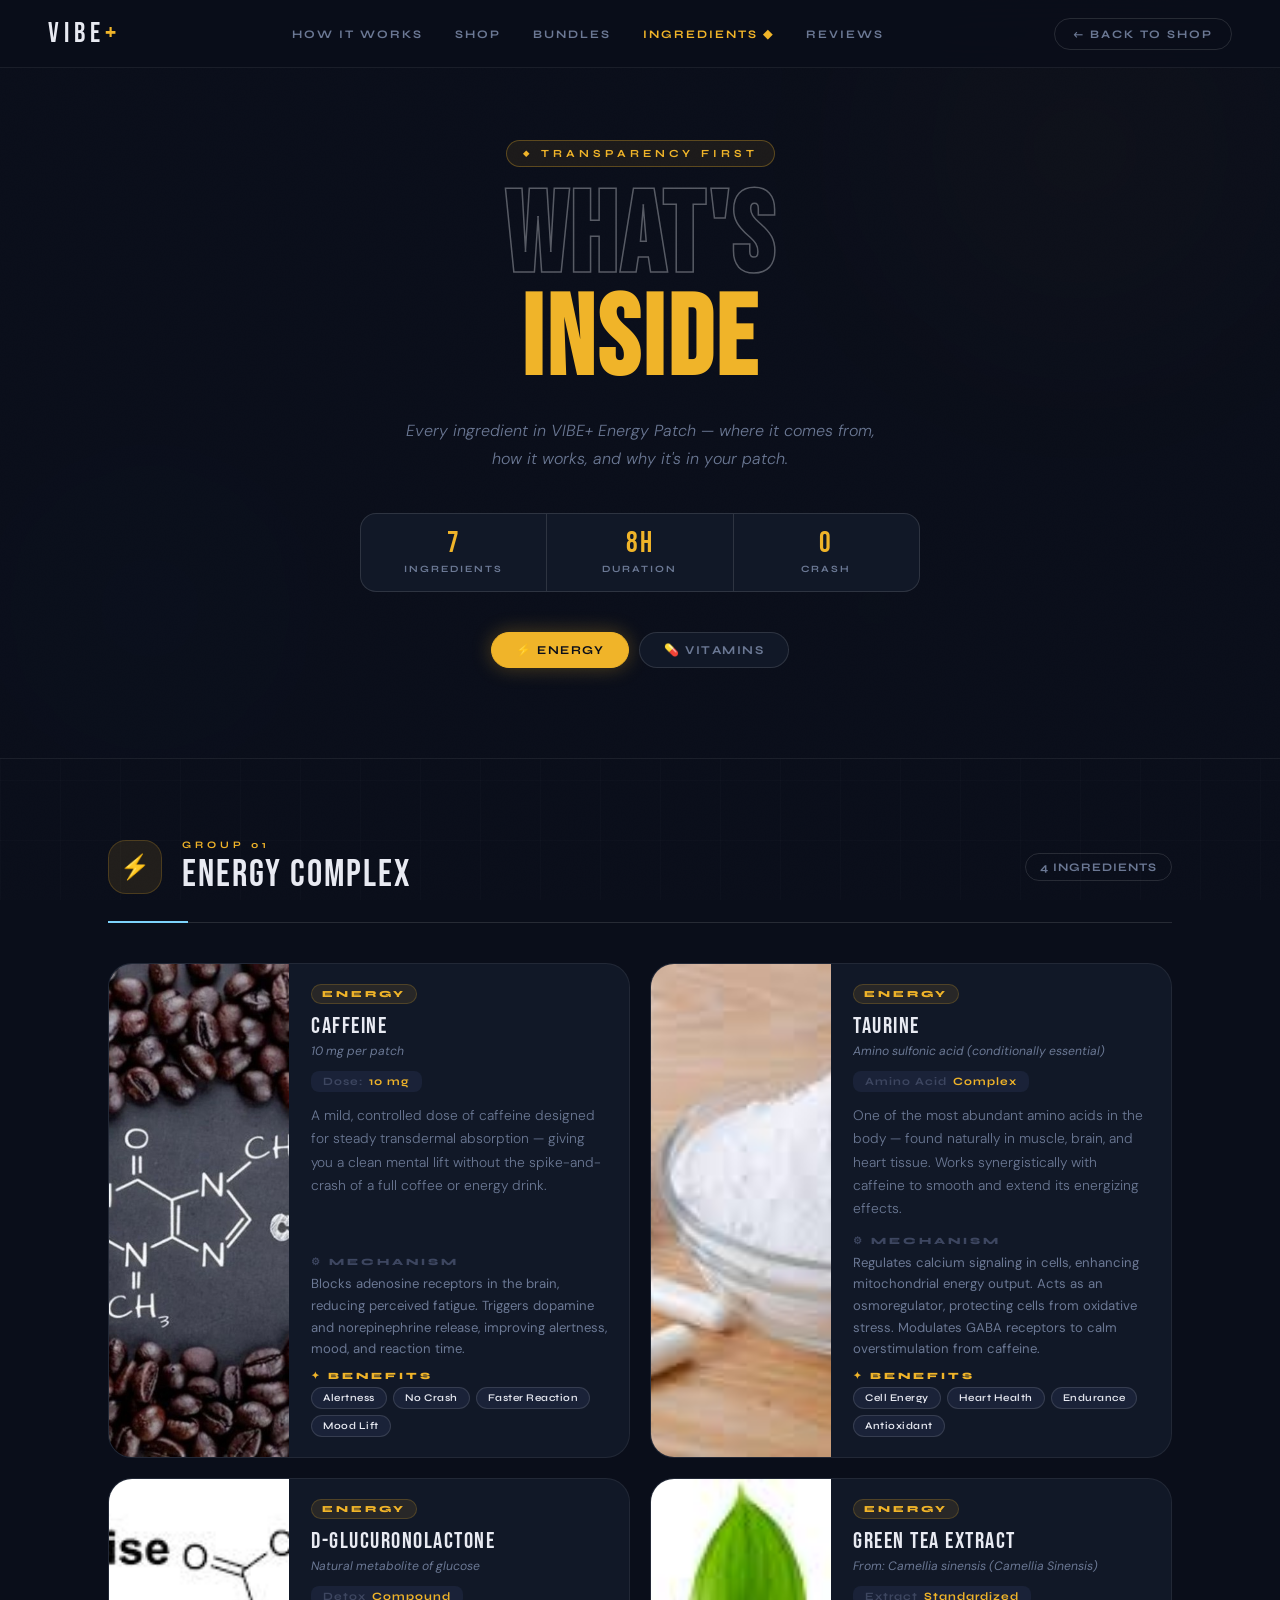
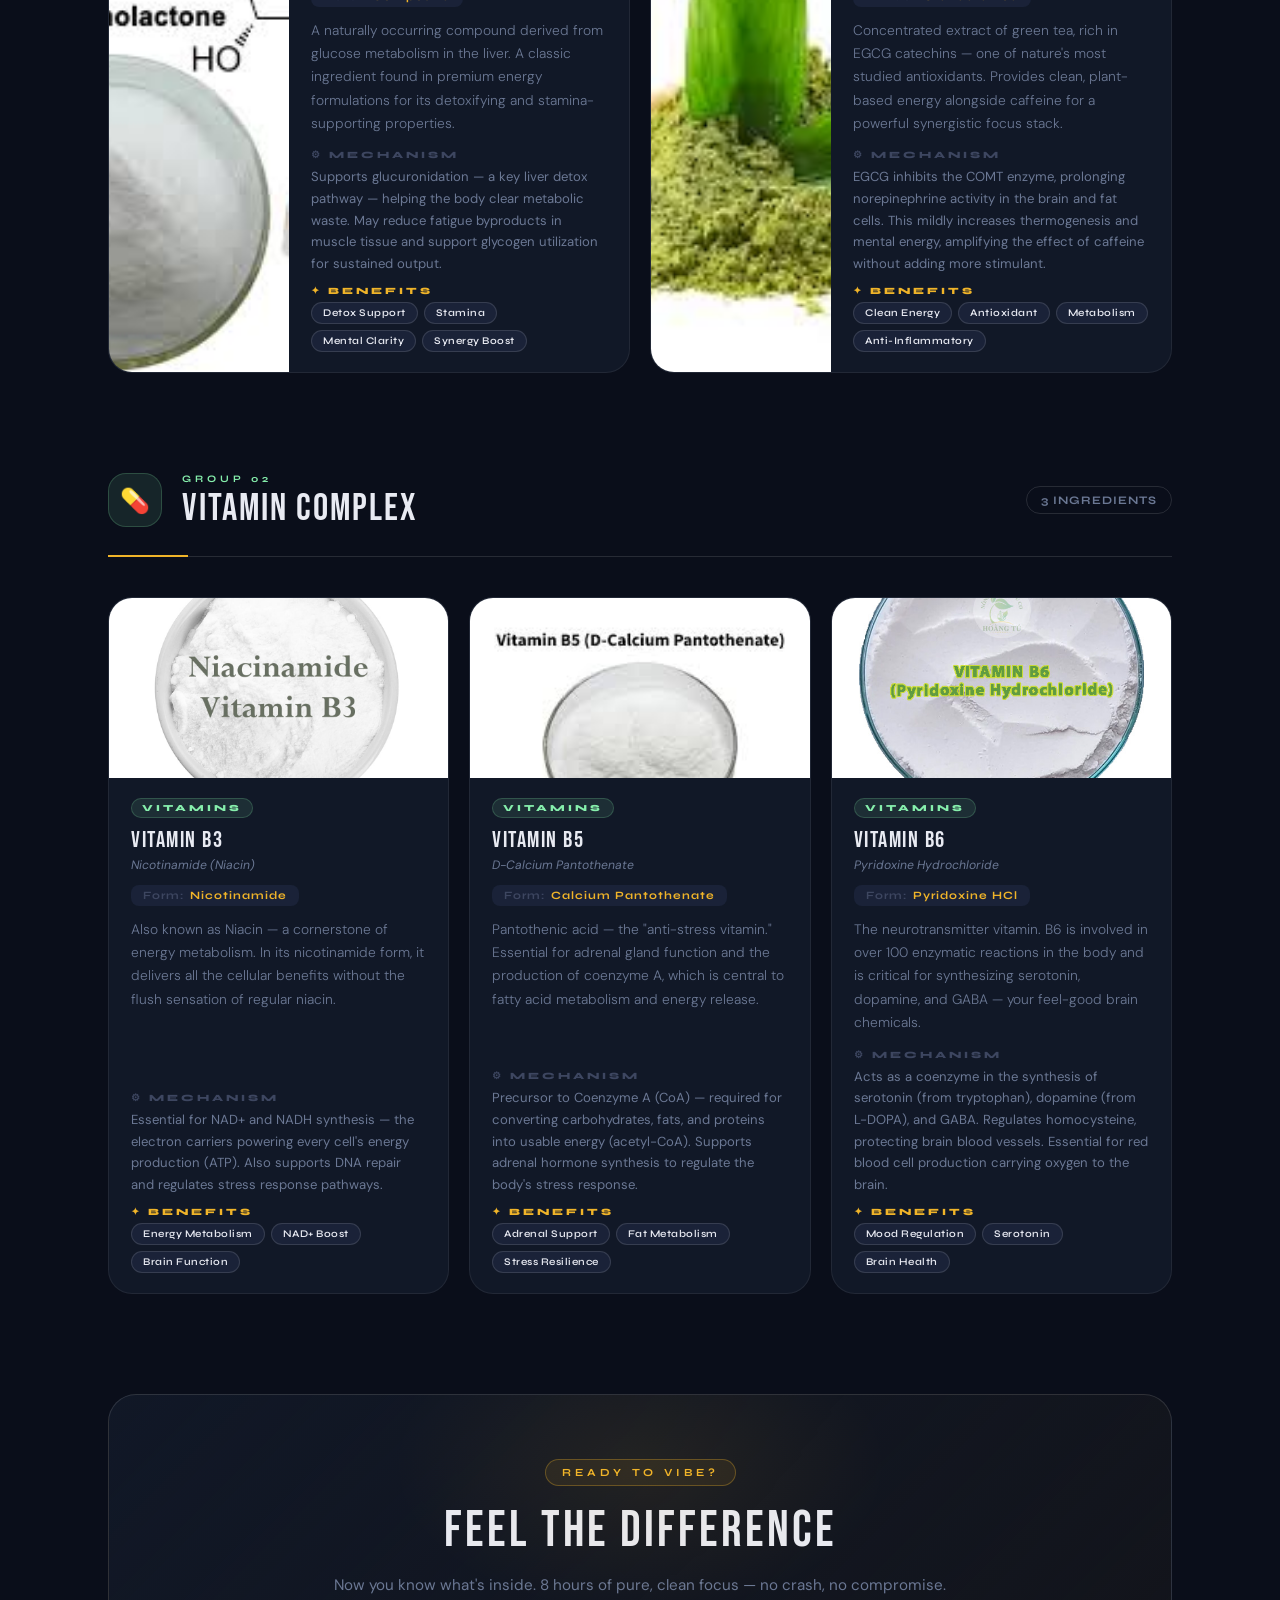
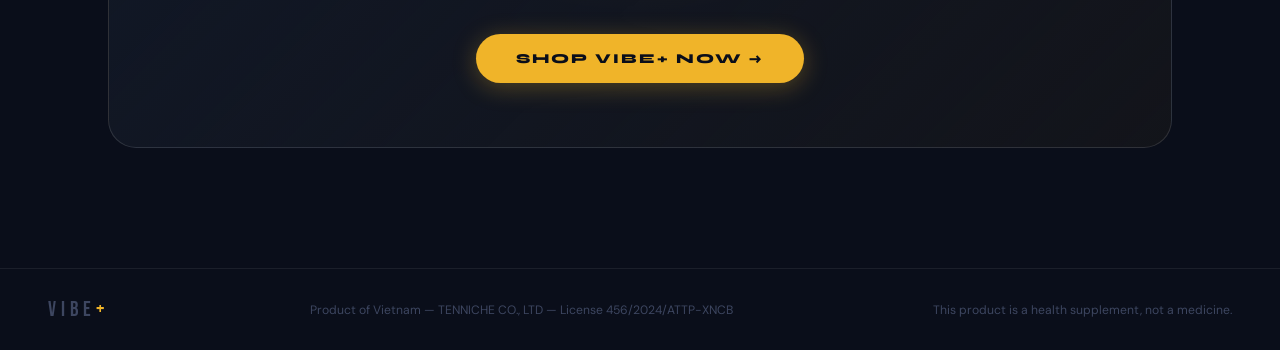
<file: ingredients.html>
<!DOCTYPE html>
<html lang="en">
<head>
    <meta charset="UTF-8">
    <meta name="viewport" content="width=device-width, initial-scale=1.0">
    <title>VIBE+ | Ingredients — What's Inside</title>
    <link href="https://fonts.googleapis.com/css2?family=Bebas+Neue&family=Syne:wght@400;600;700;800&family=DM+Sans:ital,opsz,wght@0,9..40,300;0,9..40,400;0,9..40,500;1,9..40,300&display=swap" rel="stylesheet">
    <style>
        :root {
            --bg:       #0a0e1a;
            --bg2:      #0d1224;
            --surface:  #111827;
            --surface2: #1a2238;
            --border:   rgba(255,255,255,0.07);
            --border2:  rgba(255,255,255,0.12);
            --accent:   #f0b429;
            --accent2:  #ffd166;
            --accent-dim: rgba(240,180,41,0.12);
            --focus-col:  #7dd3fc;
            --focus-dim:  rgba(125,211,252,0.10);
            --energy-col: #f0b429;
            --energy-dim: rgba(240,180,41,0.10);
            --vit-col:    #86efac;
            --vit-dim:    rgba(134,239,172,0.10);
            --text:     #e8eaf2;
            --muted:    #6b7894;
            --muted2:   #3d4660;
        }
        *, *::before, *::after { margin:0; padding:0; box-sizing:border-box; }
        html { scroll-behavior: smooth; }
        body {
            font-family: 'DM Sans', sans-serif;
            background: var(--bg);
            color: var(--text);
            overflow-x: hidden;
            -webkit-font-smoothing: antialiased;
        }
        a { text-decoration: none; color: inherit; }

        /* GRID TEXTURE */
        body::before {
            content:''; position:fixed; inset:0; pointer-events:none; z-index:0;
            background-image:
                linear-gradient(rgba(255,255,255,0.015) 1px, transparent 1px),
                linear-gradient(90deg, rgba(255,255,255,0.015) 1px, transparent 1px);
            background-size: 60px 60px;
        }

        /* NOISE */
        body::after {
            content:''; position:fixed; inset:0;
            background-image: url("data:image/svg+xml,%3Csvg xmlns='http://www.w3.org/2000/svg' width='300' height='300'%3E%3Cfilter id='n'%3E%3CfeTurbulence type='fractalNoise' baseFrequency='0.75' numOctaves='4' stitchTiles='stitch'/%3E%3C/filter%3E%3Crect width='300' height='300' filter='url(%23n)' opacity='0.025'/%3E%3C/svg%3E");
            pointer-events:none; z-index:0; opacity:0.6;
        }

        /* NAV */
        nav {
            position: fixed; top:0; left:0; right:0; z-index:800;
            display: flex; align-items: center; justify-content: space-between;
            padding: 0 48px; height: 68px;
            background: rgba(10,14,26,0.92);
            backdrop-filter: blur(24px);
            border-bottom: 1px solid var(--border);
        }
        .nav-logo {
            font-family:'Bebas Neue'; font-size:1.75rem; letter-spacing:5px;
            color: var(--text);
        }
        .nav-logo span { color: var(--accent); }
        .nav-links {
            display:flex; align-items:center; gap:32px;
        }
        .nav-link {
            font-family:'Syne'; font-size:0.72rem; font-weight:700;
            letter-spacing:2px; text-transform:uppercase; color:var(--muted);
            transition: color 0.2s;
        }
        .nav-link:hover { color:var(--text); }
        .nav-link.active { color:var(--accent); }
        .nav-back {
            display: flex; align-items: center; gap: 8px;
            font-family:'Syne'; font-size:0.72rem; font-weight:700;
            letter-spacing:2px; text-transform:uppercase;
            color:var(--muted); transition: color 0.2s;
            padding:8px 18px; border:1px solid var(--border2); border-radius:999px;
        }
        .nav-back:hover { color:var(--accent); border-color:var(--accent); }

        /* HERO */
        .page-hero {
            padding: 140px 48px 90px;
            position: relative; overflow: hidden;
            background: var(--bg);
            border-bottom: 1px solid var(--border);
        }
        .hero-blob {
            position:absolute; border-radius:50%;
            filter:blur(120px); pointer-events:none; opacity:0.5;
        }
        .blob-1 { width:600px;height:500px; background:radial-gradient(circle,rgba(240,180,41,0.08),transparent 70%); right:-100px; top:-100px; }
        .blob-2 { width:400px;height:400px; background:radial-gradient(circle,rgba(125,211,252,0.06),transparent 70%); left:-50px; bottom:-50px; }
        .blob-3 { width:300px;height:300px; background:radial-gradient(circle,rgba(134,239,172,0.05),transparent 70%); right:20%; bottom:0; }

        .hero-inner { max-width:860px; margin:0 auto; position:relative; z-index:2; text-align:center; }
        .page-tag {
            display:inline-flex; align-items:center; gap:8px;
            font-family:'Syne'; font-size:0.68rem; font-weight:700;
            letter-spacing:4px; text-transform:uppercase;
            color:var(--accent); margin-bottom:20px;
            padding:6px 16px; border:1px solid rgba(240,180,41,0.3);
            border-radius:999px; background:rgba(240,180,41,0.08);
        }
        .page-tag::before { content:'◆'; font-size:0.5rem; }

        .page-title {
            font-family:'Bebas Neue';
            font-size: clamp(3.5rem,9vw,7rem);
            line-height:0.92; letter-spacing:3px;
            margin-bottom:24px;
        }
        .page-title .stroke {
            -webkit-text-stroke:1.5px rgba(232,234,242,0.35);
            color:transparent;
        }
        .page-title .gold { color:var(--accent); }

        .page-subtitle {
            font-size:1rem; font-weight:300; font-style:italic;
            color:var(--muted); line-height:1.75; margin-bottom:40px;
            max-width:580px; margin-left:auto; margin-right:auto;
        }

        /* STATS BAR */
        .hero-stats {
            display:flex; justify-content:center; gap:0;
            border:1px solid var(--border2); border-radius:16px;
            overflow:hidden; max-width:560px; margin:0 auto 40px;
            background:var(--surface);
        }
        .stat-item {
            flex:1; padding:16px 20px; text-align:center;
            border-right:1px solid var(--border2);
        }
        .stat-item:last-child { border-right:none; }
        .stat-num {
            font-family:'Bebas Neue'; font-size:1.8rem;
            letter-spacing:2px; color:var(--accent);
            line-height:1;
        }
        .stat-label {
            font-family:'Syne'; font-size:0.6rem; font-weight:700;
            letter-spacing:2px; text-transform:uppercase;
            color:var(--muted); margin-top:4px;
        }

        /* GROUP TABS */
        .group-tabs {
            display:flex; justify-content:center; gap:10px; flex-wrap:wrap;
        }
        .tab-btn {
            padding:10px 24px;
            background:var(--surface); border:1px solid var(--border2);
            border-radius:999px; color:var(--muted);
            font-family:'Syne'; font-size:0.75rem; font-weight:700;
            letter-spacing:1.5px; text-transform:uppercase;
            cursor:pointer; transition:all 0.25s;
        }
        .tab-btn:hover { border-color:var(--accent); color:var(--accent); }
        .tab-btn.active {
            background:var(--accent); color:var(--bg);
            border-color:var(--accent);
            box-shadow: 0 0 20px rgba(240,180,41,0.3);
        }

        /* MAIN */
        main { max-width:1160px; margin:0 auto; padding:80px 48px 120px; position:relative; z-index:1; }

        /* GROUP SECTION */
        .group-section { margin-bottom:100px; }
        .group-header {
            display:flex; align-items:center; gap:20px;
            margin-bottom:40px; padding-bottom:28px;
            border-bottom:1px solid var(--border2);
            position:relative;
        }
        .group-header::after {
            content:''; position:absolute; bottom:-1px; left:0;
            width:80px; height:2px;
        }
        .group-section:nth-child(1) .group-header::after { background:var(--focus-col); }
        .group-section:nth-child(2) .group-header::after { background:var(--energy-col); }
        .group-section:nth-child(3) .group-header::after { background:var(--vit-col); }

        .group-icon {
            width:54px; height:54px; border-radius:18px;
            display:flex; align-items:center; justify-content:center;
            font-size:1.5rem; flex-shrink:0;
        }
        .icon-focus  { background:var(--focus-dim);  border:1px solid rgba(125,211,252,0.2); }
        .icon-energy { background:var(--energy-dim); border:1px solid rgba(240,180,41,0.2); }
        .icon-vit    { background:var(--vit-dim);    border:1px solid rgba(134,239,172,0.2); }

        .group-label {
            font-family:'Syne'; font-size:0.62rem; font-weight:700;
            letter-spacing:4px; text-transform:uppercase; margin-bottom:5px;
        }
        .label-focus  { color:var(--focus-col); }
        .label-energy { color:var(--energy-col); }
        .label-vit    { color:var(--vit-col); }

        .group-name { font-family:'Bebas Neue'; font-size:2.4rem; letter-spacing:2px; line-height:1; }
        .group-count {
            margin-left:auto;
            font-family:'Syne'; font-size:0.72rem; font-weight:700;
            letter-spacing:1px; color:var(--muted);
            padding:6px 14px; border:1px solid var(--border2); border-radius:999px;
        }

        /* INGREDIENT CARDS */
        .ingredients-grid {
            display:grid;
            grid-template-columns:repeat(2,1fr);
            gap:20px;
        }
        .ingredients-grid.single { grid-template-columns:1fr; max-width:680px; }
        .ingredients-grid.three {
            grid-template-columns: repeat(3, 1fr);
        }
        /* Vitamin cards in 3-col: stack image on top */
        .ingredients-grid.three .ing-card {
            flex-direction: column;
        }
        .ingredients-grid.three .ing-img-wrap {
            width: 100%;
            height: 180px;
            min-height: 180px;
        }

        .ing-card {
            background:var(--surface);
            border:1px solid var(--border);
            border-radius:24px;
            overflow:hidden;
            display:flex;
            transition:all 0.4s cubic-bezier(0.16,1,0.3,1);
            position:relative;
        }
        .ing-card::before {
            content:''; position:absolute; inset:0;
            opacity:0; transition:opacity 0.3s; pointer-events:none; border-radius:24px;
        }
        .ing-card.focus-card::before  { background:linear-gradient(135deg,rgba(125,211,252,0.05),transparent); }
        .ing-card.energy-card::before { background:linear-gradient(135deg,rgba(240,180,41,0.05),transparent); }
        .ing-card.vit-card::before    { background:linear-gradient(135deg,rgba(134,239,172,0.05),transparent); }
        .ing-card:hover { transform:translateY(-6px); box-shadow:0 28px 56px rgba(0,0,0,0.45); }
        .ing-card:hover::before { opacity:1; }
        .ing-card.focus-card:hover  { border-color:rgba(125,211,252,0.28); }
        .ing-card.energy-card:hover { border-color:rgba(240,180,41,0.28); }
        .ing-card.vit-card:hover    { border-color:rgba(134,239,172,0.28); }

        /* BEAUTIFUL IMAGE PLACEHOLDER */
        .ing-img-wrap {
            width:180px; flex-shrink:0;
            position:relative; overflow:hidden;
            min-height:220px;
        }
        .ing-img-wrap img {
            width:100%; height:100%; object-fit:cover; object-position:center;
            position:absolute; inset:0;
            transition:transform 0.5s cubic-bezier(0.16,1,0.3,1);
        }
        .ing-card:hover .ing-img-wrap img { transform:scale(1.08); }

        .ing-placeholder {
            width:100%; height:100%;
            position:absolute; inset:0;
            display:flex; flex-direction:column;
            align-items:center; justify-content:center; gap:10px;
            overflow:hidden;
        }
        /* Gradient backgrounds per ingredient */
        .ph-caffeine   { background: linear-gradient(160deg, #1a0f02, #3d2200, #1a0f02); }
        .ph-taurine    { background: linear-gradient(160deg, #0a1a2a, #102040, #0a1a2a); }
        .ph-glucuro    { background: linear-gradient(160deg, #0d1a0d, #183018, #0d1a0d); }
        .ph-greentea   { background: linear-gradient(160deg, #071a0f, #0f3020, #071a0f); }
        .ph-vitb3      { background: linear-gradient(160deg, #1a1002, #352202, #1a1002); }
        .ph-vitb5      { background: linear-gradient(160deg, #18080a, #331016, #18080a); }
        .ph-vitb6      { background: linear-gradient(160deg, #0d0a1a, #1e1535, #0d0a1a); }

        .ph-orb {
            width:80px; height:80px; border-radius:50%;
            display:flex; align-items:center; justify-content:center;
            font-size:2.2rem; position:relative; z-index:2;
            box-shadow: 0 0 30px currentColor;
        }
        .orb-caffeine { background:radial-gradient(circle,rgba(255,180,60,0.3),rgba(255,120,20,0.1)); color:rgba(255,160,40,0.8); box-shadow:0 0 30px rgba(255,140,20,0.2); }
        .orb-taurine  { background:radial-gradient(circle,rgba(100,200,255,0.3),rgba(50,150,255,0.1)); color:rgba(100,200,255,0.8); box-shadow:0 0 30px rgba(80,180,255,0.2); }
        .orb-glucuro  { background:radial-gradient(circle,rgba(100,255,150,0.3),rgba(50,200,100,0.1)); color:rgba(100,255,150,0.8); box-shadow:0 0 30px rgba(80,220,120,0.2); }
        .orb-greentea { background:radial-gradient(circle,rgba(80,220,120,0.3),rgba(40,180,80,0.1)); color:rgba(80,220,120,0.8); box-shadow:0 0 30px rgba(60,200,100,0.2); }
        .orb-vitb3    { background:radial-gradient(circle,rgba(255,210,80,0.3),rgba(255,160,30,0.1)); color:rgba(255,200,60,0.8); box-shadow:0 0 30px rgba(255,180,40,0.2); }
        .orb-vitb5    { background:radial-gradient(circle,rgba(255,140,160,0.3),rgba(220,80,100,0.1)); color:rgba(255,140,160,0.8); box-shadow:0 0 30px rgba(240,100,120,0.2); }
        .orb-vitb6    { background:radial-gradient(circle,rgba(180,140,255,0.3),rgba(130,80,255,0.1)); color:rgba(180,140,255,0.8); box-shadow:0 0 30px rgba(160,100,255,0.2); }

        .ph-label {
            font-family:'Syne'; font-size:0.55rem; font-weight:700;
            letter-spacing:2px; text-transform:uppercase; color:rgba(255,255,255,0.3);
            text-align:center; padding:0 8px;
            position:relative; z-index:2;
        }
        .ph-shimmer {
            position:absolute; inset:0;
            background:linear-gradient(135deg, transparent 30%, rgba(255,255,255,0.03) 50%, transparent 70%);
            animation: shimmer 3s ease-in-out infinite;
        }
        @keyframes shimmer {
            0%,100% { opacity:0; }
            50% { opacity:1; }
        }
        /* Upload hint overlay */
        .ph-upload-hint {
            position:absolute; bottom:8px; left:0; right:0;
            text-align:center; z-index:3;
            font-family:'Syne'; font-size:0.5rem; letter-spacing:1.5px;
            text-transform:uppercase; color:rgba(255,255,255,0.18);
        }

        /* CARD BODY */
        .ing-body { padding:20px 22px; flex:1; display:flex; flex-direction:column; }

        .ing-tag {
            display:inline-flex; align-items:center;
            font-family:'Syne'; font-size:0.58rem; font-weight:800;
            letter-spacing:3px; text-transform:uppercase;
            padding:3px 10px; border-radius:999px;
            margin-bottom:10px; width:fit-content;
        }
        .tag-focus  { background:var(--focus-dim);  color:var(--focus-col);  border:1px solid rgba(125,211,252,0.2); }
        .tag-energy { background:var(--energy-dim); color:var(--energy-col); border:1px solid rgba(240,180,41,0.2); }
        .tag-vit    { background:var(--vit-dim);    color:var(--vit-col);    border:1px solid rgba(134,239,172,0.2); }

        .ing-name { font-family:'Bebas Neue'; font-size:1.45rem; letter-spacing:1.5px; margin-bottom:3px; line-height:1.1; }
        .ing-latin { font-size:0.76rem; font-style:italic; color:var(--muted); margin-bottom:12px; }

        .ing-dosage {
            display:inline-flex; align-items:center; gap:6px;
            font-family:'Syne'; font-size:0.7rem; font-weight:700;
            letter-spacing:1px; color:var(--muted2);
            margin-bottom:12px;
            padding:4px 12px; border-radius:8px; background:var(--surface2);
            width:fit-content;
        }
        .ing-dosage span { color:var(--accent); }

        .ing-desc { font-size:0.86rem; color:var(--muted); line-height:1.7; font-weight:300; margin-bottom:14px; }

        .ing-detail-row { display:flex; flex-direction:column; gap:10px; margin-top:auto; }
        .detail-label {
            font-family:'Syne'; font-size:0.6rem; font-weight:800;
            letter-spacing:3px; text-transform:uppercase; margin-bottom:5px;
        }
        .detail-label.mech { color:var(--muted2); }
        .detail-label.benefit { color:var(--accent); }
        .detail-text { font-size:0.82rem; color:var(--muted); line-height:1.65; }

        .benefit-list { display:flex; flex-wrap:wrap; gap:6px; margin-top:4px; }
        .benefit-chip {
            padding:4px 11px;
            background:var(--surface2); border:1px solid var(--border2);
            border-radius:999px;
            font-family:'Syne'; font-size:0.64rem; font-weight:600;
            letter-spacing:0.5px; color:var(--text);
        }

        /* DIVIDER */
        .section-divider {
            height:1px; background:linear-gradient(90deg, transparent, var(--border2), transparent);
            margin:0 0 100px;
        }

        /* CTA */
        .page-cta {
            margin-top:80px; padding:64px;
            border:1px solid var(--border2); border-radius:28px;
            text-align:center; position:relative; overflow:hidden;
            background:linear-gradient(135deg, var(--surface) 0%, rgba(240,180,41,0.04) 100%);
        }
        .cta-glow {
            position:absolute; top:-80px; left:50%; transform:translateX(-50%);
            width:500px; height:300px;
            background:radial-gradient(ellipse,rgba(240,180,41,0.08),transparent 70%);
            pointer-events:none;
        }
        .cta-tag {
            font-family:'Syne'; font-size:0.68rem; font-weight:700;
            letter-spacing:4px; text-transform:uppercase; color:var(--accent);
            margin-bottom:14px;
            display:inline-block; padding:6px 16px;
            border:1px solid rgba(240,180,41,0.3); border-radius:999px;
            background:rgba(240,180,41,0.08);
        }
        .cta-title { font-family:'Bebas Neue'; font-size:3.2rem; letter-spacing:3px; margin-bottom:12px; }
        .cta-sub { font-size:0.95rem; color:var(--muted); margin-bottom:36px; line-height:1.7; }
        .btn-shop {
            display:inline-flex; align-items:center; gap:10px;
            padding:16px 40px;
            background:var(--accent); color:var(--bg);
            border:none; border-radius:999px;
            font-family:'Syne'; font-weight:800; font-size:0.85rem;
            letter-spacing:2px; text-transform:uppercase;
            cursor:pointer; transition:all 0.3s;
            text-decoration:none;
            box-shadow:0 4px 24px rgba(240,180,41,0.3);
        }
        .btn-shop:hover { transform:translateY(-3px); box-shadow:0 16px 40px rgba(240,180,41,0.4); background:var(--accent2); }

        /* FOOTER */
        .footer-mini {
            border-top:1px solid var(--border);
            padding:28px 48px;
            display:flex; justify-content:space-between; align-items:center;
            position:relative; z-index:1;
        }
        .footer-mini-logo { font-family:'Bebas Neue'; font-size:1.3rem; letter-spacing:5px; color:var(--muted2); }
        .footer-mini-logo span { color:var(--accent); }
        .footer-mini p { font-size:0.76rem; color:var(--muted2); }

        /* RESPONSIVE */
        @media(max-width:1000px){
            .ingredients-grid.three { grid-template-columns:1fr 1fr; }
        }
        @media(max-width:860px){
            nav { padding:0 20px; }
            .nav-links { display:none; }
            .page-hero { padding:110px 20px 60px; }
            main { padding:60px 20px 80px; }
            .ingredients-grid, .ingredients-grid.three { grid-template-columns:1fr; }
            .ing-img-wrap { width:140px; }
            .ingredients-grid.three .ing-img-wrap { width:100%; height:180px; }
            .footer-mini { padding:20px; flex-direction:column; gap:8px; text-align:center; }
            .hero-stats { max-width:100%; }
            .page-cta { padding:36px 20px; }
        }
        @media(max-width:520px){
            .ing-card { flex-direction:column; }
            .ing-img-wrap { width:100% !important; height:200px !important; min-height:200px !important; }
        }
    </style>
</head>
<body>

<!-- NAV -->
<nav>
    <div class="nav-logo">VIBE<span>+</span></div>
    <div class="nav-links">
        <a href="#" class="nav-link">How It Works</a>
        <a href="#" class="nav-link">Shop</a>
        <a href="#" class="nav-link">Bundles</a>
        <a href="#" class="nav-link active">Ingredients ◆</a>
        <a href="#" class="nav-link">Reviews</a>
    </div>
    <a href="index.html" class="nav-back">← Back to Shop</a>
</nav>

<!-- PAGE HERO -->
<div class="page-hero">
    <div class="hero-blob blob-1"></div>
    <div class="hero-blob blob-2"></div>
    <div class="hero-blob blob-3"></div>
    <div class="hero-inner">
        <span class="page-tag">Transparency First</span>
        <h1 class="page-title">
            <span class="stroke">WHAT'S</span><br><span class="gold">INSIDE</span>
        </h1>
        <p class="page-subtitle">Every ingredient in VIBE+ Energy Patch — where it comes from,<br>how it works, and why it's in your patch.</p>

        <div class="hero-stats">
            <div class="stat-item">
                <div class="stat-num">7</div>
                <div class="stat-label">Ingredients</div>
            </div>
            <div class="stat-item">
                <div class="stat-num">8H</div>
                <div class="stat-label">Duration</div>
            </div>
            <div class="stat-item">
                <div class="stat-num">0</div>
                <div class="stat-label">Crash</div>
            </div>
        </div>

        <div class="group-tabs">
            <button class="tab-btn active" onclick="scrollToSection('energy', this)">⚡ Energy</button>
            <button class="tab-btn" onclick="scrollToSection('vitamins', this)">💊 Vitamins</button>
        </div>
    </div>
</div>

<!-- MAIN -->
<main>

    <!-- ── GROUP 1: ENERGY COMPLEX ── -->
    <section class="group-section" id="energy">
        <div class="group-header">
            <div class="group-icon icon-energy">⚡</div>
            <div class="group-title-wrap">
                <div class="group-label label-energy">GROUP 01</div>
                <div class="group-name">ENERGY COMPLEX</div>
            </div>
            <div class="group-count">4 INGREDIENTS</div>
        </div>

        <div class="ingredients-grid">

            <!-- CAFFEINE -->
            <div class="ing-card energy-card">
                <div class="ing-img-wrap">
                    <img src="caffeine.jpg" alt="Caffeine"
                         onerror="this.style.display='none'; this.nextElementSibling.style.display='flex'">
                    <div class="ing-placeholder ph-caffeine" style="display:none">
                        <div class="ph-shimmer"></div>
                        <div class="ph-orb orb-caffeine">☕</div>
                        <div class="ph-label">Caffeine</div>
                        <div class="ph-upload-hint">Upload caffeine.jpg</div>
                    </div>
                </div>
                <div class="ing-body">
                    <span class="ing-tag tag-energy">ENERGY</span>
                    <div class="ing-name">CAFFEINE</div>
                    <div class="ing-latin">10 mg per patch</div>
                    <div class="ing-dosage">Dose: <span>10 mg</span></div>
                    <div class="ing-desc">A mild, controlled dose of caffeine designed for steady transdermal absorption — giving you a clean mental lift without the spike-and-crash of a full coffee or energy drink.</div>
                    <div class="ing-detail-row">
                        <div class="ing-detail-item">
                            <div class="detail-label mech">⚙ Mechanism</div>
                            <div class="detail-text">Blocks adenosine receptors in the brain, reducing perceived fatigue. Triggers dopamine and norepinephrine release, improving alertness, mood, and reaction time.</div>
                        </div>
                        <div class="ing-detail-item">
                            <div class="detail-label benefit">✦ Benefits</div>
                            <div class="benefit-list">
                                <span class="benefit-chip">Alertness</span>
                                <span class="benefit-chip">No Crash</span>
                                <span class="benefit-chip">Faster Reaction</span>
                                <span class="benefit-chip">Mood Lift</span>
                            </div>
                        </div>
                    </div>
                </div>
            </div>

            <!-- TAURINE -->
            <div class="ing-card energy-card">
                <div class="ing-img-wrap">
                    <img src="Taurine.jpg" alt="Taurine"
                         onerror="this.style.display='none'; this.nextElementSibling.style.display='flex'">
                    <div class="ing-placeholder ph-taurine" style="display:none">
                        <div class="ph-shimmer"></div>
                        <div class="ph-orb orb-taurine">💪</div>
                        <div class="ph-label">Taurine</div>
                        <div class="ph-upload-hint">Upload taurine.jpg</div>
                    </div>
                </div>
                <div class="ing-body">
                    <span class="ing-tag tag-energy">ENERGY</span>
                    <div class="ing-name">TAURINE</div>
                    <div class="ing-latin">Amino sulfonic acid (conditionally essential)</div>
                    <div class="ing-dosage">Amino Acid <span>Complex</span></div>
                    <div class="ing-desc">One of the most abundant amino acids in the body — found naturally in muscle, brain, and heart tissue. Works synergistically with caffeine to smooth and extend its energizing effects.</div>
                    <div class="ing-detail-row">
                        <div class="ing-detail-item">
                            <div class="detail-label mech">⚙ Mechanism</div>
                            <div class="detail-text">Regulates calcium signaling in cells, enhancing mitochondrial energy output. Acts as an osmoregulator, protecting cells from oxidative stress. Modulates GABA receptors to calm overstimulation from caffeine.</div>
                        </div>
                        <div class="ing-detail-item">
                            <div class="detail-label benefit">✦ Benefits</div>
                            <div class="benefit-list">
                                <span class="benefit-chip">Cell Energy</span>
                                <span class="benefit-chip">Heart Health</span>
                                <span class="benefit-chip">Endurance</span>
                                <span class="benefit-chip">Antioxidant</span>
                            </div>
                        </div>
                    </div>
                </div>
            </div>

            <!-- D-GLUCURONOLACTONE -->
            <div class="ing-card energy-card">
                <div class="ing-img-wrap">
                    <img src="D-Glucuronolactone.jpg" alt="D-Glucuronolactone"
                         onerror="this.style.display='none'; this.nextElementSibling.style.display='flex'">
                    <div class="ing-placeholder ph-glucuro" style="display:none">
                        <div class="ph-shimmer"></div>
                        <div class="ph-orb orb-glucuro">🔬</div>
                        <div class="ph-label">Glucuronolactone</div>
                        <div class="ph-upload-hint">Upload glucuronolactone.jpg</div>
                    </div>
                </div>
                <div class="ing-body">
                    <span class="ing-tag tag-energy">ENERGY</span>
                    <div class="ing-name">D-GLUCURONOLACTONE</div>
                    <div class="ing-latin">Natural metabolite of glucose</div>
                    <div class="ing-dosage">Detox <span>Compound</span></div>
                    <div class="ing-desc">A naturally occurring compound derived from glucose metabolism in the liver. A classic ingredient found in premium energy formulations for its detoxifying and stamina-supporting properties.</div>
                    <div class="ing-detail-row">
                        <div class="ing-detail-item">
                            <div class="detail-label mech">⚙ Mechanism</div>
                            <div class="detail-text">Supports glucuronidation — a key liver detox pathway — helping the body clear metabolic waste. May reduce fatigue byproducts in muscle tissue and support glycogen utilization for sustained output.</div>
                        </div>
                        <div class="ing-detail-item">
                            <div class="detail-label benefit">✦ Benefits</div>
                            <div class="benefit-list">
                                <span class="benefit-chip">Detox Support</span>
                                <span class="benefit-chip">Stamina</span>
                                <span class="benefit-chip">Mental Clarity</span>
                                <span class="benefit-chip">Synergy Boost</span>
                            </div>
                        </div>
                    </div>
                </div>
            </div>

            <!-- GREEN TEA EXTRACT -->
            <div class="ing-card energy-card">
                <div class="ing-img-wrap">
                    <img src="Green Tea Extract (Camellia Sinensis).jpg" alt="Green Tea Extract"
                         onerror="this.style.display='none'; this.nextElementSibling.style.display='flex'">
                    <div class="ing-placeholder ph-greentea" style="display:none">
                        <div class="ph-shimmer"></div>
                        <div class="ph-orb orb-greentea">🍃</div>
                        <div class="ph-label">Green Tea</div>
                        <div class="ph-upload-hint">Upload greentea.jpg</div>
                    </div>
                </div>
                <div class="ing-body">
                    <span class="ing-tag tag-energy">ENERGY</span>
                    <div class="ing-name">GREEN TEA EXTRACT</div>
                    <div class="ing-latin">From: Camellia sinensis (Camellia Sinensis)</div>
                    <div class="ing-dosage">Extract <span>Standardized</span></div>
                    <div class="ing-desc">Concentrated extract of green tea, rich in EGCG catechins — one of nature's most studied antioxidants. Provides clean, plant-based energy alongside caffeine for a powerful synergistic focus stack.</div>
                    <div class="ing-detail-row">
                        <div class="ing-detail-item">
                            <div class="detail-label mech">⚙ Mechanism</div>
                            <div class="detail-text">EGCG inhibits the COMT enzyme, prolonging norepinephrine activity in the brain and fat cells. This mildly increases thermogenesis and mental energy, amplifying the effect of caffeine without adding more stimulant.</div>
                        </div>
                        <div class="ing-detail-item">
                            <div class="detail-label benefit">✦ Benefits</div>
                            <div class="benefit-list">
                                <span class="benefit-chip">Clean Energy</span>
                                <span class="benefit-chip">Antioxidant</span>
                                <span class="benefit-chip">Metabolism</span>
                                <span class="benefit-chip">Anti-Inflammatory</span>
                            </div>
                        </div>
                    </div>
                </div>
            </div>

        </div>
    </section>

    <!-- ── GROUP 2: VITAMIN COMPLEX ── -->
    <section class="group-section" id="vitamins">
        <div class="group-header">
            <div class="group-icon icon-vit">💊</div>
            <div class="group-title-wrap">
                <div class="group-label label-vit">GROUP 02</div>
                <div class="group-name">VITAMIN COMPLEX</div>
            </div>
            <div class="group-count">3 INGREDIENTS</div>
        </div>

        <div class="ingredients-grid three">

            <!-- VITAMIN B3 -->
            <div class="ing-card vit-card">
                <div class="ing-img-wrap">
                    <img src="Vitamin B3 (Nicotinamide).jpg" alt="Vitamin B3"
                         onerror="this.style.display='none'; this.nextElementSibling.style.display='flex'">
                    <div class="ing-placeholder ph-vitb3" style="display:none">
                        <div class="ph-shimmer"></div>
                        <div class="ph-orb orb-vitb3">🔆</div>
                        <div class="ph-label">Vitamin B3</div>
                        <div class="ph-upload-hint">Upload vitb3.jpg</div>
                    </div>
                </div>
                <div class="ing-body">
                    <span class="ing-tag tag-vit">VITAMINS</span>
                    <div class="ing-name">VITAMIN B3</div>
                    <div class="ing-latin">Nicotinamide (Niacin)</div>
                    <div class="ing-dosage">Form: <span>Nicotinamide</span></div>
                    <div class="ing-desc">Also known as Niacin — a cornerstone of energy metabolism. In its nicotinamide form, it delivers all the cellular benefits without the flush sensation of regular niacin.</div>
                    <div class="ing-detail-row">
                        <div class="ing-detail-item">
                            <div class="detail-label mech">⚙ Mechanism</div>
                            <div class="detail-text">Essential for NAD+ and NADH synthesis — the electron carriers powering every cell's energy production (ATP). Also supports DNA repair and regulates stress response pathways.</div>
                        </div>
                        <div class="ing-detail-item">
                            <div class="detail-label benefit">✦ Benefits</div>
                            <div class="benefit-list">
                                <span class="benefit-chip">Energy Metabolism</span>
                                <span class="benefit-chip">NAD+ Boost</span>
                                <span class="benefit-chip">Brain Function</span>
                            </div>
                        </div>
                    </div>
                </div>
            </div>

            <!-- VITAMIN B5 -->
            <div class="ing-card vit-card">
                <div class="ing-img-wrap">
                    <img src="Vitamin B5 (D-Calcium Pantothenate).jpg" alt="Vitamin B5"
                         onerror="this.style.display='none'; this.nextElementSibling.style.display='flex'">
                    <div class="ing-placeholder ph-vitb5" style="display:none">
                        <div class="ph-shimmer"></div>
                        <div class="ph-orb orb-vitb5">🌸</div>
                        <div class="ph-label">Vitamin B5</div>
                        <div class="ph-upload-hint">Upload vitb5.jpg</div>
                    </div>
                </div>
                <div class="ing-body">
                    <span class="ing-tag tag-vit">VITAMINS</span>
                    <div class="ing-name">VITAMIN B5</div>
                    <div class="ing-latin">D-Calcium Pantothenate</div>
                    <div class="ing-dosage">Form: <span>Calcium Pantothenate</span></div>
                    <div class="ing-desc">Pantothenic acid — the "anti-stress vitamin." Essential for adrenal gland function and the production of coenzyme A, which is central to fatty acid metabolism and energy release.</div>
                    <div class="ing-detail-row">
                        <div class="ing-detail-item">
                            <div class="detail-label mech">⚙ Mechanism</div>
                            <div class="detail-text">Precursor to Coenzyme A (CoA) — required for converting carbohydrates, fats, and proteins into usable energy (acetyl-CoA). Supports adrenal hormone synthesis to regulate the body's stress response.</div>
                        </div>
                        <div class="ing-detail-item">
                            <div class="detail-label benefit">✦ Benefits</div>
                            <div class="benefit-list">
                                <span class="benefit-chip">Adrenal Support</span>
                                <span class="benefit-chip">Fat Metabolism</span>
                                <span class="benefit-chip">Stress Resilience</span>
                            </div>
                        </div>
                    </div>
                </div>
            </div>

            <!-- VITAMIN B6 -->
            <div class="ing-card vit-card">
                <div class="ing-img-wrap">
                    <img src="Vitamin B6 (Pyridoxine Hydrochloride).jpg" alt="Vitamin B6"
                         onerror="this.style.display='none'; this.nextElementSibling.style.display='flex'">
                    <div class="ing-placeholder ph-vitb6" style="display:none">
                        <div class="ph-shimmer"></div>
                        <div class="ph-orb orb-vitb6">🔮</div>
                        <div class="ph-label">Vitamin B6</div>
                        <div class="ph-upload-hint">Upload vitb6.jpg</div>
                    </div>
                </div>
                <div class="ing-body">
                    <span class="ing-tag tag-vit">VITAMINS</span>
                    <div class="ing-name">VITAMIN B6</div>
                    <div class="ing-latin">Pyridoxine Hydrochloride</div>
                    <div class="ing-dosage">Form: <span>Pyridoxine HCl</span></div>
                    <div class="ing-desc">The neurotransmitter vitamin. B6 is involved in over 100 enzymatic reactions in the body and is critical for synthesizing serotonin, dopamine, and GABA — your feel-good brain chemicals.</div>
                    <div class="ing-detail-row">
                        <div class="ing-detail-item">
                            <div class="detail-label mech">⚙ Mechanism</div>
                            <div class="detail-text">Acts as a coenzyme in the synthesis of serotonin (from tryptophan), dopamine (from L-DOPA), and GABA. Regulates homocysteine, protecting brain blood vessels. Essential for red blood cell production carrying oxygen to the brain.</div>
                        </div>
                        <div class="ing-detail-item">
                            <div class="detail-label benefit">✦ Benefits</div>
                            <div class="benefit-list">
                                <span class="benefit-chip">Mood Regulation</span>
                                <span class="benefit-chip">Serotonin</span>
                                <span class="benefit-chip">Brain Health</span>
                            </div>
                        </div>
                    </div>
                </div>
            </div>

        </div>
    </section>

    <!-- CTA -->
    <div class="page-cta">
        <div class="cta-glow"></div>
        <div class="cta-tag">Ready to Vibe?</div>
        <div class="cta-title">FEEL THE DIFFERENCE</div>
        <div class="cta-sub">Now you know what's inside. 8 hours of pure, clean focus — no crash, no compromise.</div>
        <a href="index.html#products-grid" class="btn-shop">SHOP VIBE+ NOW →</a>
    </div>

</main>

<!-- FOOTER -->
<footer class="footer-mini">
    <div class="footer-mini-logo">VIBE<span>+</span></div>
    <p>Product of Vietnam — TENNICHE CO., LTD — License 456/2024/ATTP-XNCB</p>
    <p>This product is a health supplement, not a medicine.</p>
</footer>

<script>
    function scrollToSection(id, btn) {
        document.getElementById(id).scrollIntoView({ behavior: 'smooth' });
        document.querySelectorAll('.tab-btn').forEach(b => b.classList.remove('active'));
        btn.classList.add('active');
    }

    // Auto-highlight active tab on scroll
    const sections = ['energy','vitamins'];
    const tabs = document.querySelectorAll('.tab-btn');
    window.addEventListener('scroll', () => {
        let current = 'energy';
        sections.forEach(id => {
            const el = document.getElementById(id);
            if (el && window.scrollY >= el.offsetTop - 200) current = id;
        });
        tabs.forEach((tab, i) => {
            tab.classList.toggle('active', sections[i] === current);
        });
    });

    // Scroll reveal
    const observer = new IntersectionObserver(entries => {
        entries.forEach(e => {
            if (e.isIntersecting) {
                e.target.style.opacity = '1';
                e.target.style.transform = 'translateY(0)';
            }
        });
    }, { threshold: 0.06 });

    document.querySelectorAll('.ing-card').forEach((el, i) => {
        el.style.opacity = '0';
        el.style.transform = 'translateY(30px)';
        el.style.transition = `opacity 0.6s ease ${i * 0.08}s, transform 0.6s cubic-bezier(0.16,1,0.3,1) ${i * 0.08}s`;
        observer.observe(el);
    });
</script>
</body>
</html>
</file>
